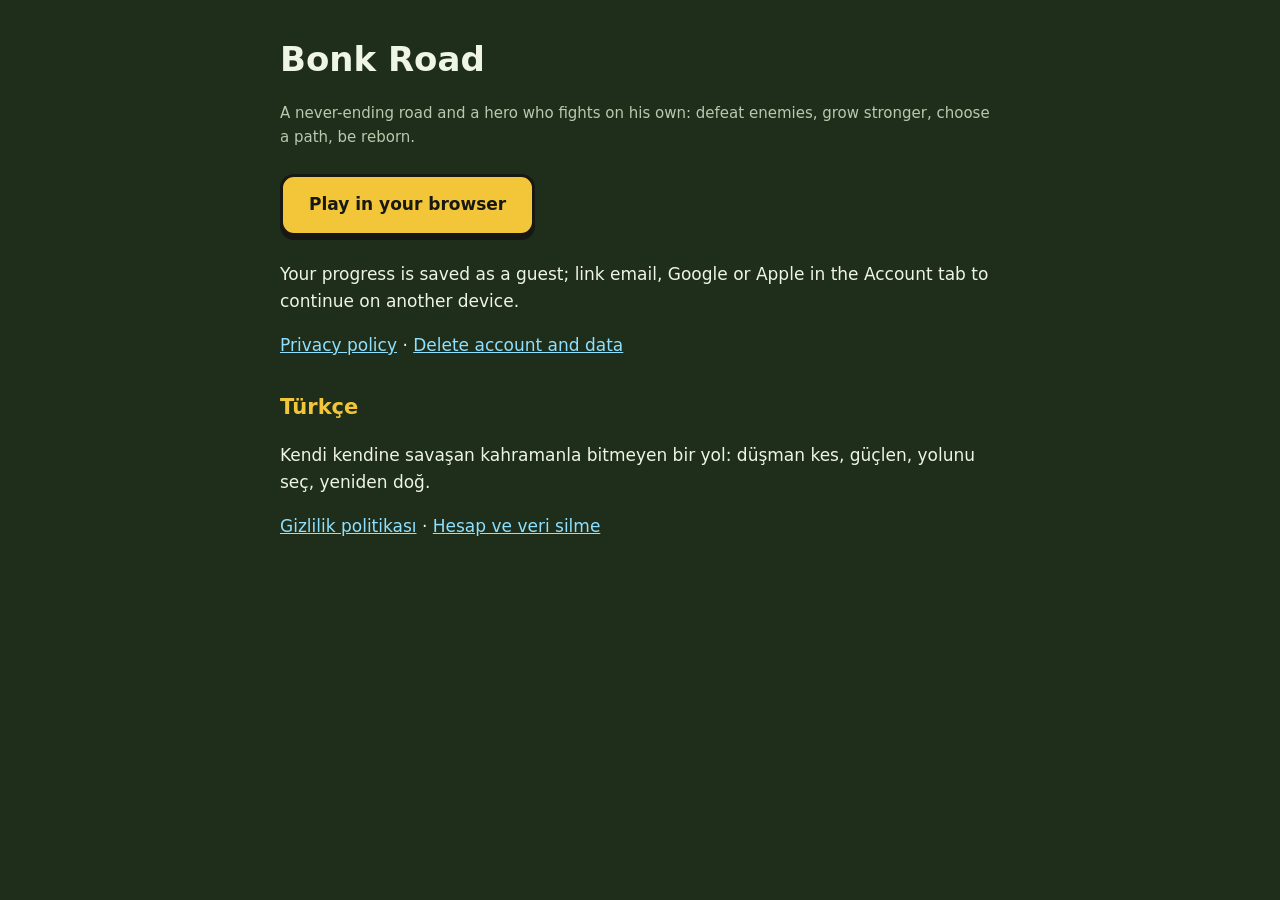
<file: index.html>
<!doctype html><html lang="en"><head><meta charset="utf-8"><meta name="viewport" content="width=device-width, initial-scale=1"><title>Bonk Road</title><link rel="stylesheet" href="stil.css"></head><body><main>
<h1>Bonk Road</h1>
<p class="muted">A never-ending road and a hero who fights on his own: defeat enemies, grow stronger, choose a path, be reborn.</p>
<p><a class="btn" href="oyna/">Play in your browser</a></p>
<p>Your progress is saved as a guest; link email, Google or Apple in the Account tab to continue on another device.</p>
<p><a href="privacy.html">Privacy policy</a> · <a href="delete-account.html">Delete account and data</a></p>
<h2>Türkçe</h2>
<p>Kendi kendine savaşan kahramanla bitmeyen bir yol: düşman kes, güçlen, yolunu seç, yeniden doğ.</p>
<p><a href="gizlilik.html">Gizlilik politikası</a> · <a href="hesap-silme.html">Hesap ve veri silme</a></p>
</main></body></html>
</file>
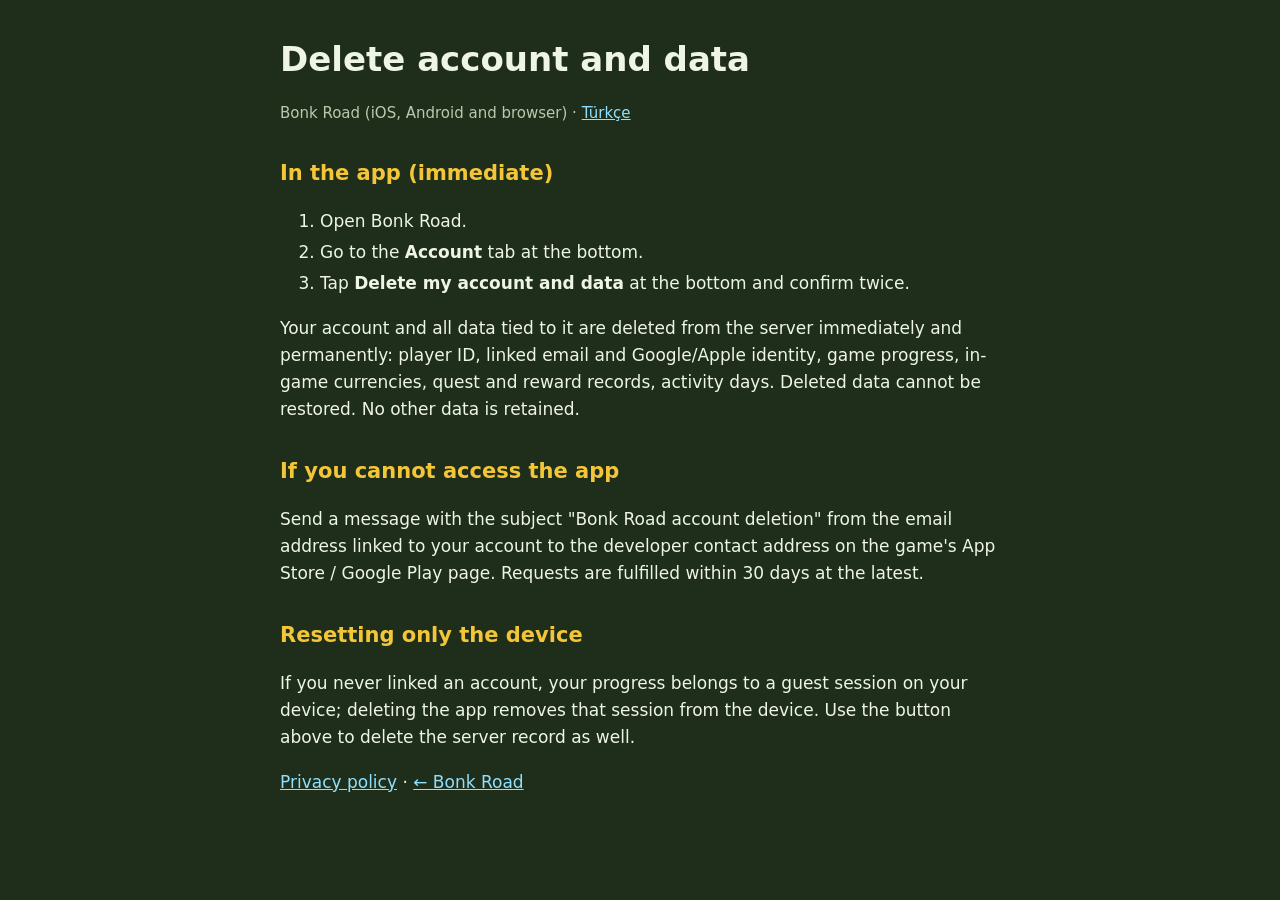
<file: delete-account.html>
<!doctype html><html lang="en"><head><meta charset="utf-8"><meta name="viewport" content="width=device-width, initial-scale=1"><title>Bonk Road · Delete Account and Data</title><link rel="stylesheet" href="stil.css"></head><body><main>
<h1>Delete account and data</h1>
<p class="muted">Bonk Road (iOS, Android and browser) · <a href="hesap-silme.html">Türkçe</a></p>
<h2>In the app (immediate)</h2>
<ol><li>Open Bonk Road.</li><li>Go to the <b>Account</b> tab at the bottom.</li><li>Tap <b>Delete my account and data</b> at the bottom and confirm twice.</li></ol>
<p>Your account and all data tied to it are deleted from the server immediately and permanently: player ID, linked email and Google/Apple identity, game progress, in-game currencies, quest and reward records, activity days. Deleted data cannot be restored. No other data is retained.</p>
<h2>If you cannot access the app</h2>
<p>Send a message with the subject "Bonk Road account deletion" from the email address linked to your account to the developer contact address on the game's App Store / Google Play page. Requests are fulfilled within 30 days at the latest.</p>
<h2>Resetting only the device</h2>
<p>If you never linked an account, your progress belongs to a guest session on your device; deleting the app removes that session from the device. Use the button above to delete the server record as well.</p>
<p><a href="privacy.html">Privacy policy</a> · <a href="./">← Bonk Road</a></p>
</main></body></html>
</file>
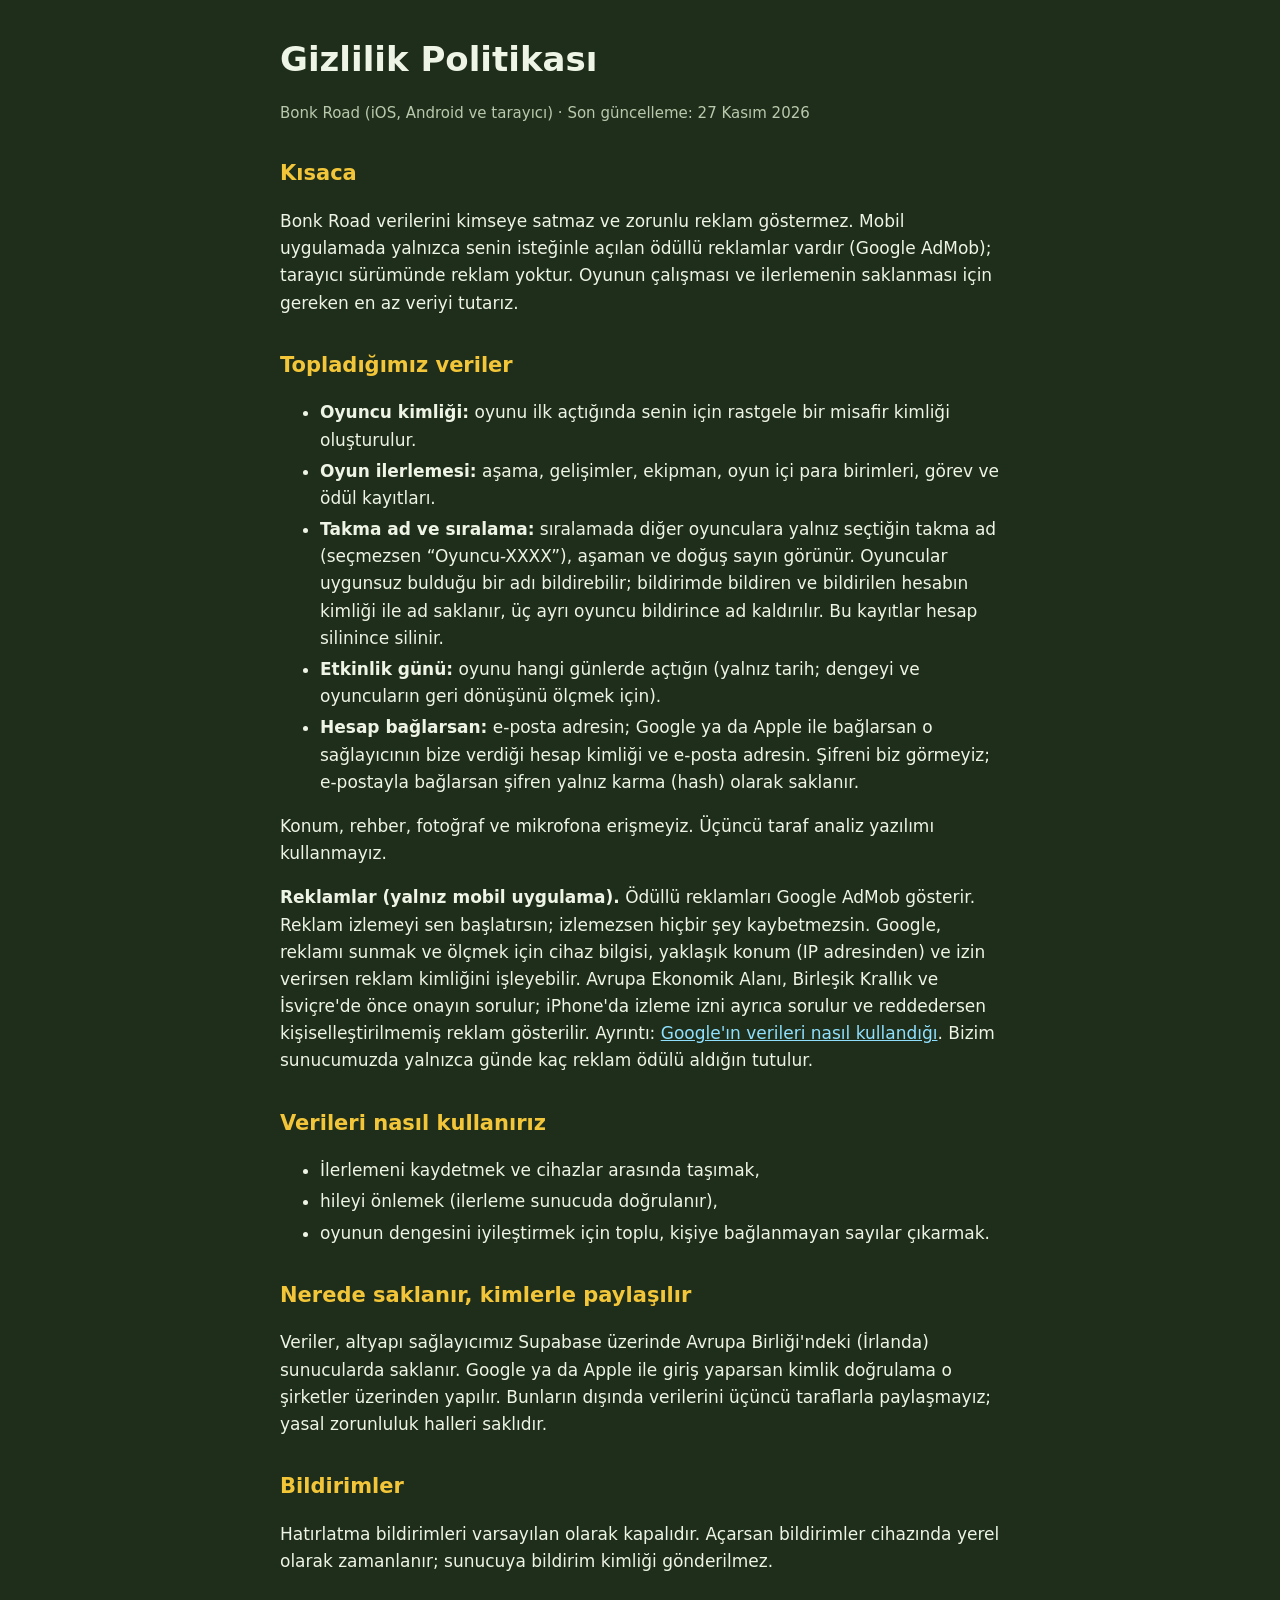
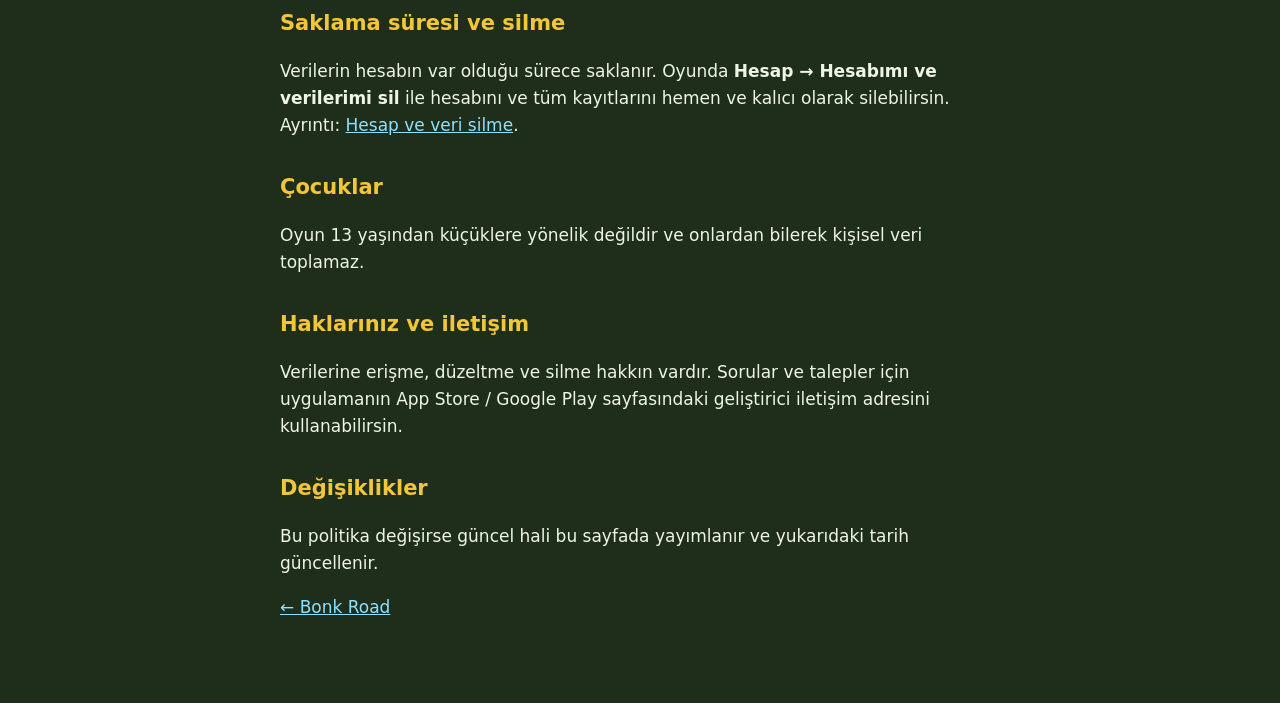
<file: gizlilik.html>
<!doctype html><html lang="tr"><head><meta charset="utf-8"><meta name="viewport" content="width=device-width, initial-scale=1"><title>Bonk Road · Gizlilik Politikası</title><link rel="stylesheet" href="stil.css"></head><body><main>
<h1>Gizlilik Politikası</h1>
<p class="muted">Bonk Road (iOS, Android ve tarayıcı) · Son güncelleme: 27 Kasım 2026</p>
<h2>Kısaca</h2>
<p>Bonk Road verilerini kimseye satmaz ve zorunlu reklam göstermez. Mobil uygulamada yalnızca senin isteğinle açılan ödüllü reklamlar vardır (Google AdMob); tarayıcı sürümünde reklam yoktur. Oyunun çalışması ve ilerlemenin saklanması için gereken en az veriyi tutarız.</p>
<h2>Topladığımız veriler</h2>
<ul>
<li><b>Oyuncu kimliği:</b> oyunu ilk açtığında senin için rastgele bir misafir kimliği oluşturulur.</li>
<li><b>Oyun ilerlemesi:</b> aşama, gelişimler, ekipman, oyun içi para birimleri, görev ve ödül kayıtları.</li>
<li><b>Takma ad ve sıralama:</b> sıralamada diğer oyunculara yalnız seçtiğin takma ad (seçmezsen “Oyuncu-XXXX”), aşaman ve doğuş sayın görünür. Oyuncular uygunsuz bulduğu bir adı bildirebilir; bildirimde bildiren ve bildirilen hesabın kimliği ile ad saklanır, üç ayrı oyuncu bildirince ad kaldırılır. Bu kayıtlar hesap silinince silinir.</li>
<li><b>Etkinlik günü:</b> oyunu hangi günlerde açtığın (yalnız tarih; dengeyi ve oyuncuların geri dönüşünü ölçmek için).</li>
<li><b>Hesap bağlarsan:</b> e-posta adresin; Google ya da Apple ile bağlarsan o sağlayıcının bize verdiği hesap kimliği ve e-posta adresin. Şifreni biz görmeyiz; e-postayla bağlarsan şifren yalnız karma (hash) olarak saklanır.</li>
</ul>
<p>Konum, rehber, fotoğraf ve mikrofona erişmeyiz. Üçüncü taraf analiz yazılımı kullanmayız.</p>
<p><strong>Reklamlar (yalnız mobil uygulama).</strong> Ödüllü reklamları Google AdMob gösterir. Reklam izlemeyi sen başlatırsın; izlemezsen hiçbir şey kaybetmezsin. Google, reklamı sunmak ve ölçmek için cihaz bilgisi, yaklaşık konum (IP adresinden) ve izin verirsen reklam kimliğini işleyebilir. Avrupa Ekonomik Alanı, Birleşik Krallık ve İsviçre'de önce onayın sorulur; iPhone'da izleme izni ayrıca sorulur ve reddedersen kişiselleştirilmemiş reklam gösterilir. Ayrıntı: <a href="https://policies.google.com/technologies/partner-sites">Google'ın verileri nasıl kullandığı</a>. Bizim sunucumuzda yalnızca günde kaç reklam ödülü aldığın tutulur.</p>
<h2>Verileri nasıl kullanırız</h2>
<ul><li>İlerlemeni kaydetmek ve cihazlar arasında taşımak,</li><li>hileyi önlemek (ilerleme sunucuda doğrulanır),</li><li>oyunun dengesini iyileştirmek için toplu, kişiye bağlanmayan sayılar çıkarmak.</li></ul>
<h2>Nerede saklanır, kimlerle paylaşılır</h2>
<p>Veriler, altyapı sağlayıcımız Supabase üzerinde Avrupa Birliği'ndeki (İrlanda) sunucularda saklanır. Google ya da Apple ile giriş yaparsan kimlik doğrulama o şirketler üzerinden yapılır. Bunların dışında verilerini üçüncü taraflarla paylaşmayız; yasal zorunluluk halleri saklıdır.</p>
<h2>Bildirimler</h2>
<p>Hatırlatma bildirimleri varsayılan olarak kapalıdır. Açarsan bildirimler cihazında yerel olarak zamanlanır; sunucuya bildirim kimliği gönderilmez.</p>
<h2>Saklama süresi ve silme</h2>
<p>Verilerin hesabın var olduğu sürece saklanır. Oyunda <b>Hesap → Hesabımı ve verilerimi sil</b> ile hesabını ve tüm kayıtlarını hemen ve kalıcı olarak silebilirsin. Ayrıntı: <a href="hesap-silme.html">Hesap ve veri silme</a>.</p>
<h2>Çocuklar</h2>
<p>Oyun 13 yaşından küçüklere yönelik değildir ve onlardan bilerek kişisel veri toplamaz.</p>
<h2>Haklarınız ve iletişim</h2>
<p>Verilerine erişme, düzeltme ve silme hakkın vardır. Sorular ve talepler için uygulamanın App Store / Google Play sayfasındaki geliştirici iletişim adresini kullanabilirsin.</p>
<h2>Değişiklikler</h2>
<p>Bu politika değişirse güncel hali bu sayfada yayımlanır ve yukarıdaki tarih güncellenir.</p>
<p><a href="./">← Bonk Road</a></p>
</main></body></html>
</file>
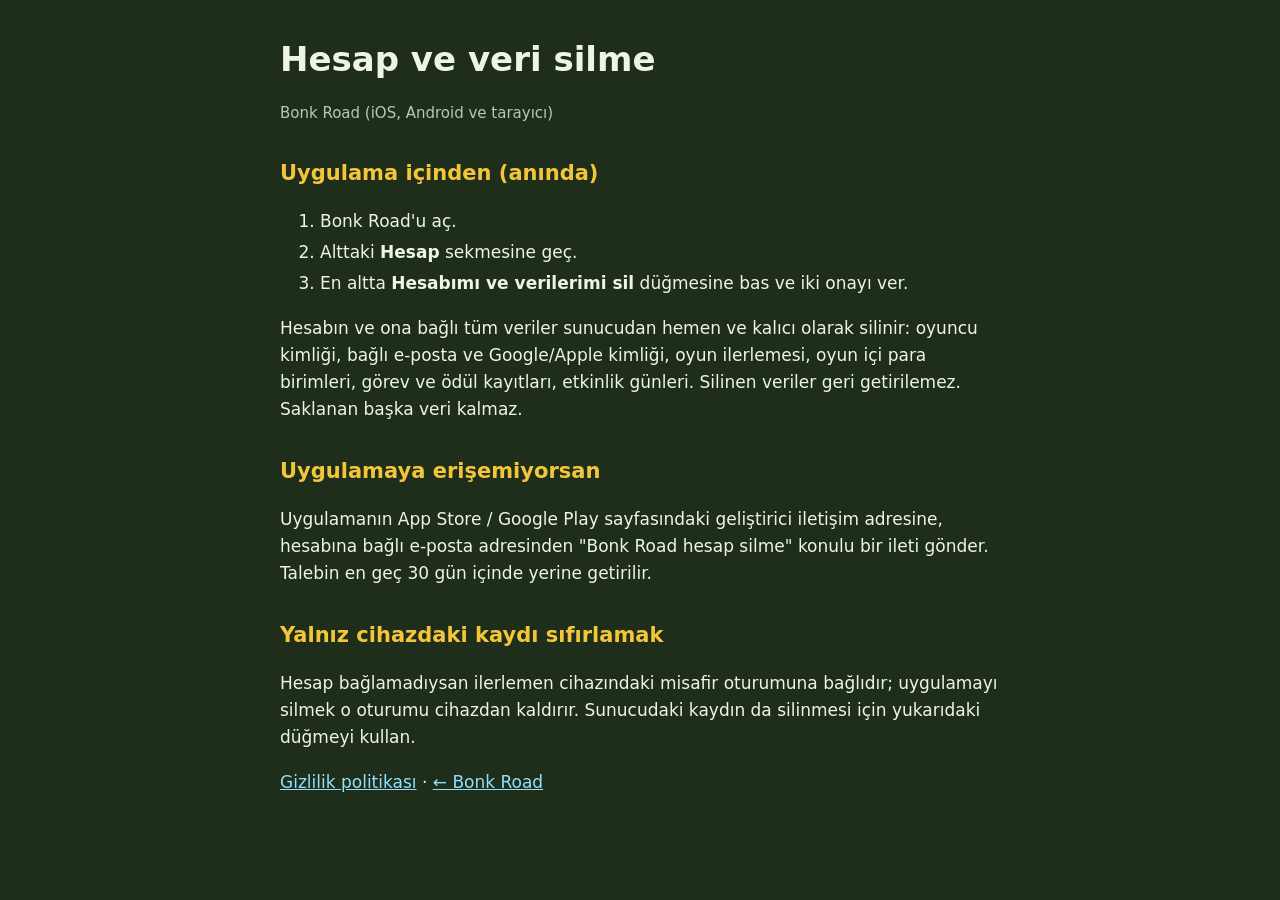
<file: hesap-silme.html>
<!doctype html><html lang="tr"><head><meta charset="utf-8"><meta name="viewport" content="width=device-width, initial-scale=1"><title>Bonk Road · Hesap ve Veri Silme</title><link rel="stylesheet" href="stil.css"></head><body><main>
<h1>Hesap ve veri silme</h1>
<p class="muted">Bonk Road (iOS, Android ve tarayıcı)</p>
<h2>Uygulama içinden (anında)</h2>
<ol><li>Bonk Road'u aç.</li><li>Alttaki <b>Hesap</b> sekmesine geç.</li><li>En altta <b>Hesabımı ve verilerimi sil</b> düğmesine bas ve iki onayı ver.</li></ol>
<p>Hesabın ve ona bağlı tüm veriler sunucudan hemen ve kalıcı olarak silinir: oyuncu kimliği, bağlı e-posta ve Google/Apple kimliği, oyun ilerlemesi, oyun içi para birimleri, görev ve ödül kayıtları, etkinlik günleri. Silinen veriler geri getirilemez. Saklanan başka veri kalmaz.</p>
<h2>Uygulamaya erişemiyorsan</h2>
<p>Uygulamanın App Store / Google Play sayfasındaki geliştirici iletişim adresine, hesabına bağlı e-posta adresinden "Bonk Road hesap silme" konulu bir ileti gönder. Talebin en geç 30 gün içinde yerine getirilir.</p>
<h2>Yalnız cihazdaki kaydı sıfırlamak</h2>
<p>Hesap bağlamadıysan ilerlemen cihazındaki misafir oturumuna bağlıdır; uygulamayı silmek o oturumu cihazdan kaldırır. Sunucudaki kaydın da silinmesi için yukarıdaki düğmeyi kullan.</p>
<p><a href="gizlilik.html">Gizlilik politikası</a> · <a href="./">← Bonk Road</a></p>
</main></body></html>
</file>
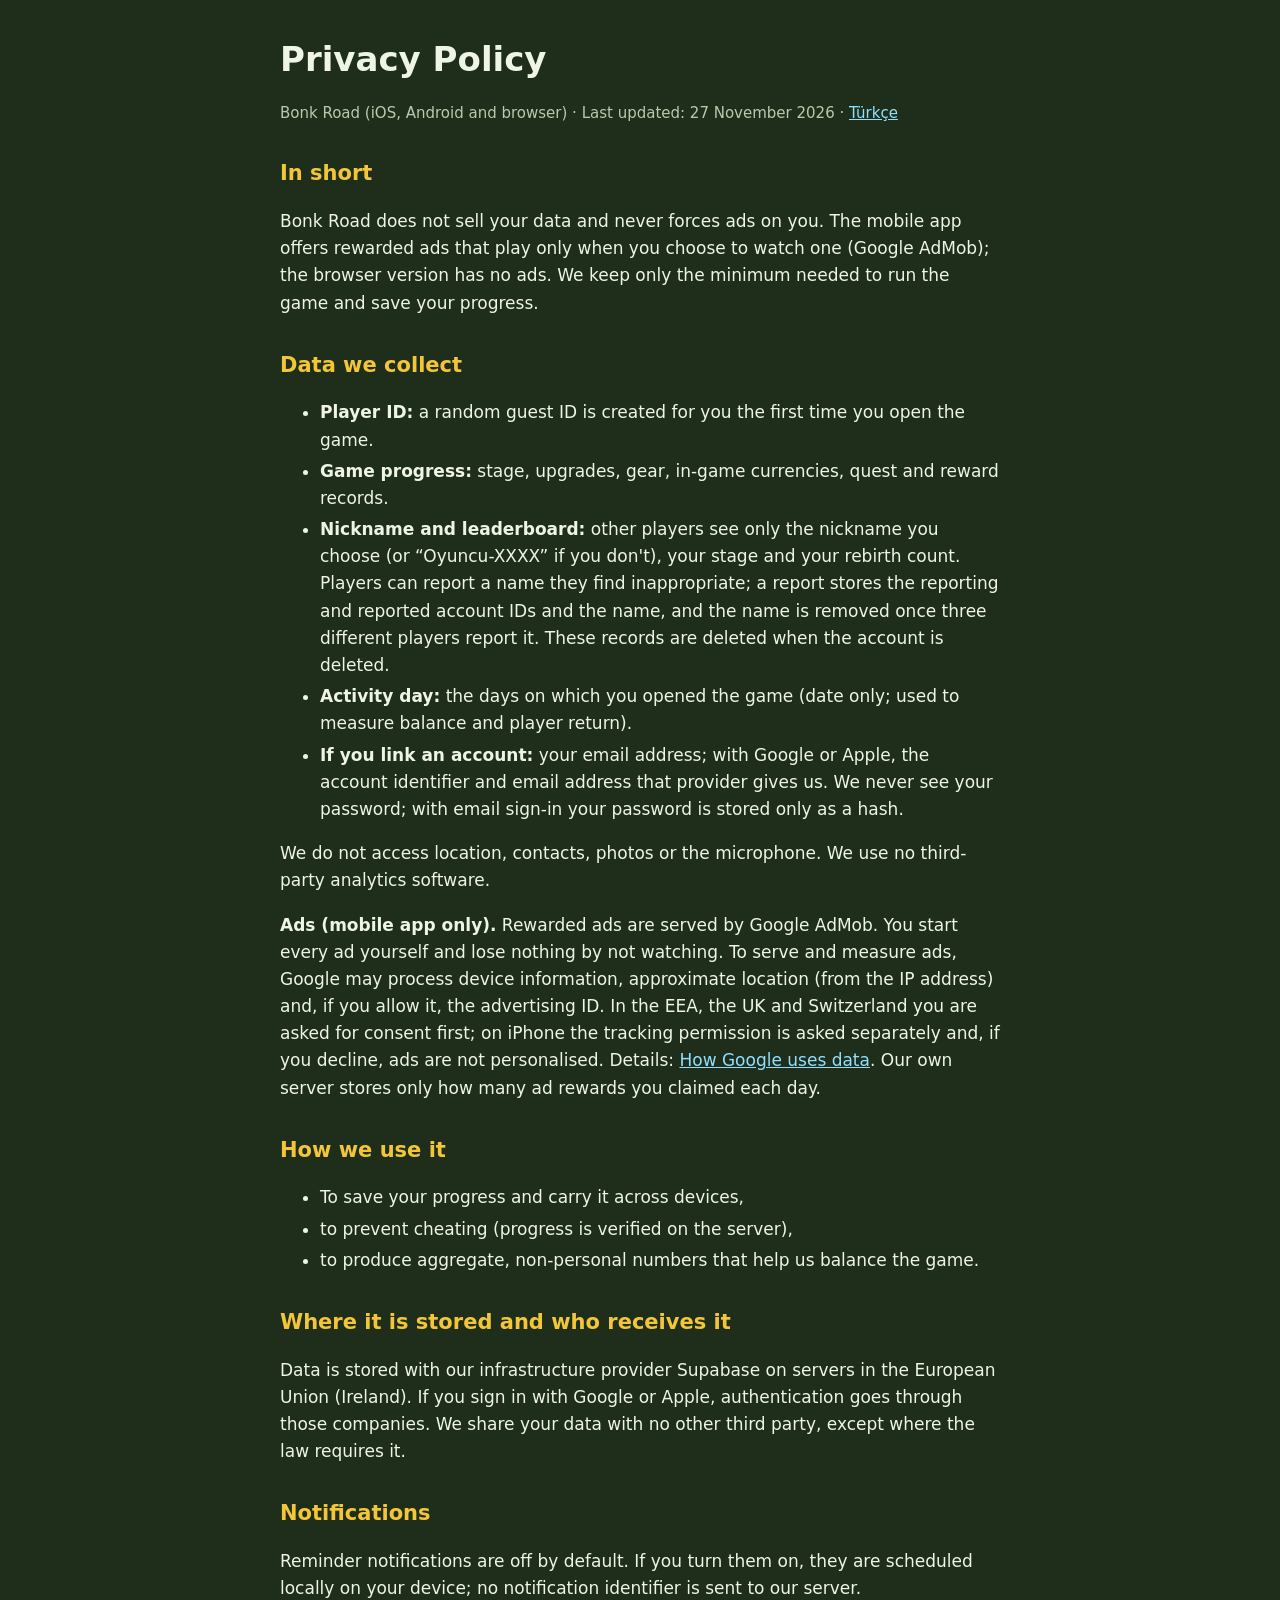
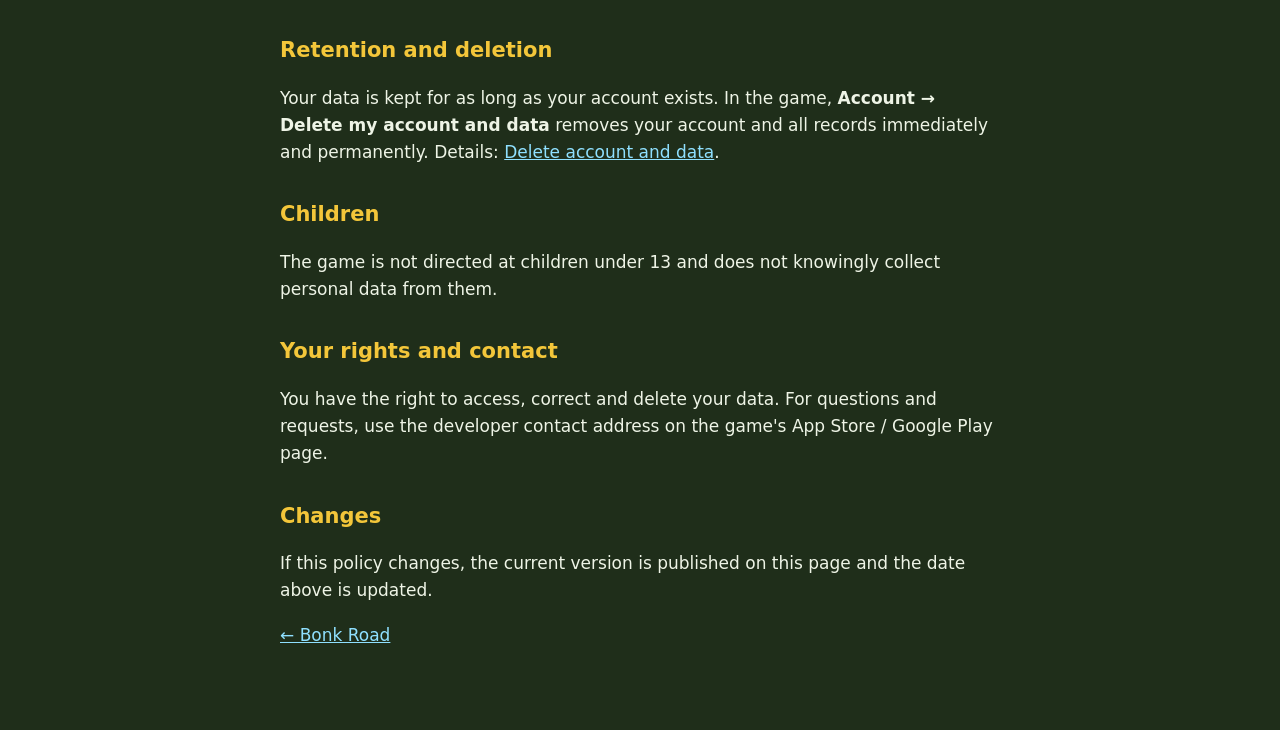
<file: privacy.html>
<!doctype html><html lang="en"><head><meta charset="utf-8"><meta name="viewport" content="width=device-width, initial-scale=1"><title>Bonk Road · Privacy Policy</title><link rel="stylesheet" href="stil.css"></head><body><main>
<h1>Privacy Policy</h1>
<p class="muted">Bonk Road (iOS, Android and browser) · Last updated: 27 November 2026 · <a href="gizlilik.html">Türkçe</a></p>
<h2>In short</h2>
<p>Bonk Road does not sell your data and never forces ads on you. The mobile app offers rewarded ads that play only when you choose to watch one (Google AdMob); the browser version has no ads. We keep only the minimum needed to run the game and save your progress.</p>
<h2>Data we collect</h2>
<ul>
<li><b>Player ID:</b> a random guest ID is created for you the first time you open the game.</li>
<li><b>Game progress:</b> stage, upgrades, gear, in-game currencies, quest and reward records.</li>
<li><b>Nickname and leaderboard:</b> other players see only the nickname you choose (or “Oyuncu-XXXX” if you don't), your stage and your rebirth count. Players can report a name they find inappropriate; a report stores the reporting and reported account IDs and the name, and the name is removed once three different players report it. These records are deleted when the account is deleted.</li>
<li><b>Activity day:</b> the days on which you opened the game (date only; used to measure balance and player return).</li>
<li><b>If you link an account:</b> your email address; with Google or Apple, the account identifier and email address that provider gives us. We never see your password; with email sign-in your password is stored only as a hash.</li>
</ul>
<p>We do not access location, contacts, photos or the microphone. We use no third-party analytics software.</p>
<p><strong>Ads (mobile app only).</strong> Rewarded ads are served by Google AdMob. You start every ad yourself and lose nothing by not watching. To serve and measure ads, Google may process device information, approximate location (from the IP address) and, if you allow it, the advertising ID. In the EEA, the UK and Switzerland you are asked for consent first; on iPhone the tracking permission is asked separately and, if you decline, ads are not personalised. Details: <a href="https://policies.google.com/technologies/partner-sites">How Google uses data</a>. Our own server stores only how many ad rewards you claimed each day.</p>
<h2>How we use it</h2>
<ul><li>To save your progress and carry it across devices,</li><li>to prevent cheating (progress is verified on the server),</li><li>to produce aggregate, non-personal numbers that help us balance the game.</li></ul>
<h2>Where it is stored and who receives it</h2>
<p>Data is stored with our infrastructure provider Supabase on servers in the European Union (Ireland). If you sign in with Google or Apple, authentication goes through those companies. We share your data with no other third party, except where the law requires it.</p>
<h2>Notifications</h2>
<p>Reminder notifications are off by default. If you turn them on, they are scheduled locally on your device; no notification identifier is sent to our server.</p>
<h2>Retention and deletion</h2>
<p>Your data is kept for as long as your account exists. In the game, <b>Account → Delete my account and data</b> removes your account and all records immediately and permanently. Details: <a href="delete-account.html">Delete account and data</a>.</p>
<h2>Children</h2>
<p>The game is not directed at children under 13 and does not knowingly collect personal data from them.</p>
<h2>Your rights and contact</h2>
<p>You have the right to access, correct and delete your data. For questions and requests, use the developer contact address on the game's App Store / Google Play page.</p>
<h2>Changes</h2>
<p>If this policy changes, the current version is published on this page and the date above is updated.</p>
<p><a href="./">← Bonk Road</a></p>
</main></body></html>
</file>
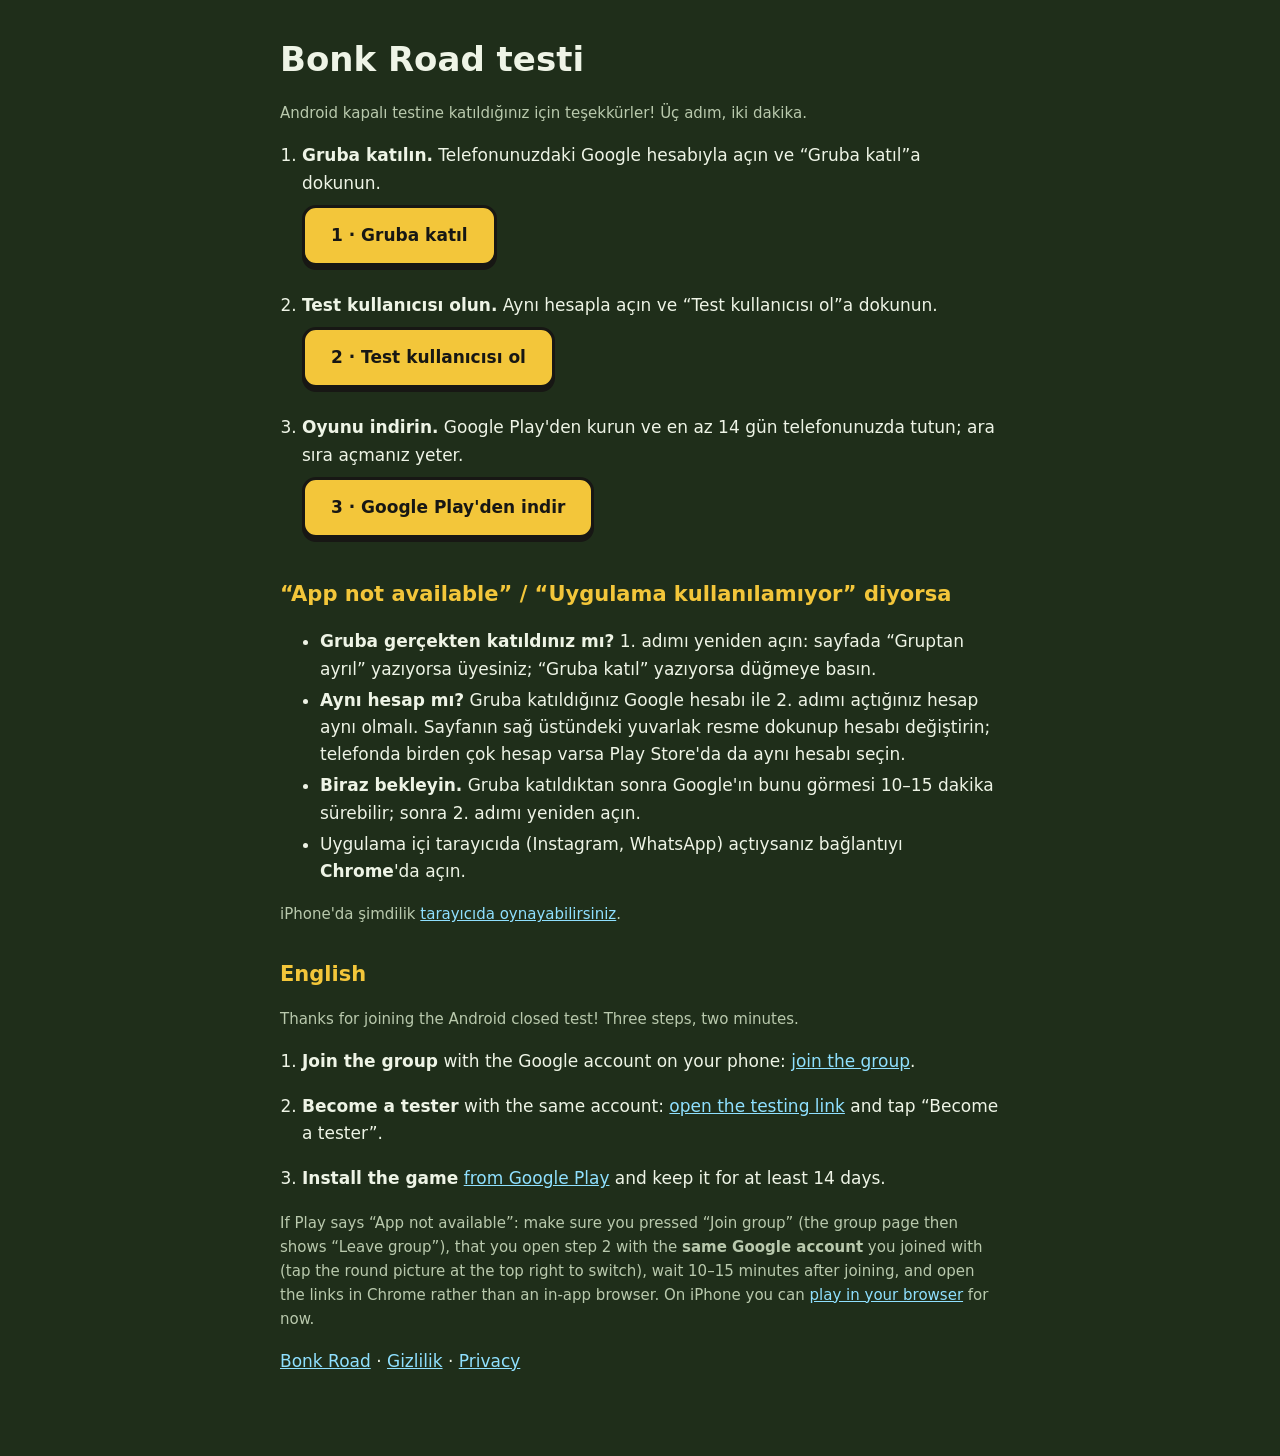
<file: test.html>
<!doctype html><html lang="tr"><head><meta charset="utf-8"><meta name="viewport" content="width=device-width, initial-scale=1"><title>Bonk Road testi</title><meta name="description" content="Bonk Road Android kapalı testine katılın: gruba katıl, test kullanıcısı ol, oyunu indir."><link rel="stylesheet" href="stil.css"></head><body><main>
<h1>Bonk Road testi</h1>
<p class="muted">Android kapalı testine katıldığınız için teşekkürler! Üç adım, iki dakika.</p>
<ol class="steps">
<li><b>Gruba katılın.</b> Telefonunuzdaki Google hesabıyla açın ve “Gruba katıl”a dokunun.<br><a class="btn" href="https://groups.google.com/g/bonk-road-testers">1 · Gruba katıl</a></li>
<li><b>Test kullanıcısı olun.</b> Aynı hesapla açın ve “Test kullanıcısı ol”a dokunun.<br><a class="btn" href="https://play.google.com/apps/testing/com.velikesgin.yolkiran">2 · Test kullanıcısı ol</a></li>
<li><b>Oyunu indirin.</b> Google Play'den kurun ve en az 14 gün telefonunuzda tutun; ara sıra açmanız yeter.<br><a class="btn" href="https://play.google.com/store/apps/details?id=com.velikesgin.yolkiran">3 · Google Play'den indir</a></li>
</ol>
<h2>“App not available” / “Uygulama kullanılamıyor” diyorsa</h2>
<ul>
<li><b>Gruba gerçekten katıldınız mı?</b> 1. adımı yeniden açın: sayfada “Gruptan ayrıl” yazıyorsa üyesiniz; “Gruba katıl” yazıyorsa düğmeye basın.</li>
<li><b>Aynı hesap mı?</b> Gruba katıldığınız Google hesabı ile 2. adımı açtığınız hesap aynı olmalı. Sayfanın sağ üstündeki yuvarlak resme dokunup hesabı değiştirin; telefonda birden çok hesap varsa Play Store'da da aynı hesabı seçin.</li>
<li><b>Biraz bekleyin.</b> Gruba katıldıktan sonra Google'ın bunu görmesi 10–15 dakika sürebilir; sonra 2. adımı yeniden açın.</li>
<li>Uygulama içi tarayıcıda (Instagram, WhatsApp) açtıysanız bağlantıyı <b>Chrome</b>'da açın.</li>
</ul>
<p class="muted">iPhone'da şimdilik <a href="oyna/">tarayıcıda oynayabilirsiniz</a>.</p>
<h2>English</h2>
<p class="muted">Thanks for joining the Android closed test! Three steps, two minutes.</p>
<ol class="steps">
<li><b>Join the group</b> with the Google account on your phone: <a href="https://groups.google.com/g/bonk-road-testers">join the group</a>.</li>
<li><b>Become a tester</b> with the same account: <a href="https://play.google.com/apps/testing/com.velikesgin.yolkiran">open the testing link</a> and tap “Become a tester”.</li>
<li><b>Install the game</b> <a href="https://play.google.com/store/apps/details?id=com.velikesgin.yolkiran">from Google Play</a> and keep it for at least 14 days.</li>
</ol>
<p class="muted">If Play says “App not available”: make sure you pressed “Join group” (the group page then shows “Leave group”), that you open step 2 with the <b>same Google account</b> you joined with (tap the round picture at the top right to switch), wait 10–15 minutes after joining, and open the links in Chrome rather than an in-app browser. On iPhone you can <a href="oyna/">play in your browser</a> for now.</p>
<p><a href="index.html">Bonk Road</a> · <a href="gizlilik.html">Gizlilik</a> · <a href="privacy.html">Privacy</a></p>
</main></body></html>
</file>
<file: stil.css>
:root { color-scheme: dark; }
body { margin: 0; background: #1f2e1a; color: #eef4e6; font: 17px/1.6 ui-rounded, system-ui, -apple-system, 'Segoe UI', Roboto, sans-serif; }
main { max-width: 720px; margin: 0 auto; padding: 32px 20px 64px; }
h1 { font-size: 34px; margin: 0 0 4px; } h2 { font-size: 21px; margin: 32px 0 6px; color: #f3c63a; }
a { color: #8fe0ff; } .muted { color: #b9c9ad; font-size: 15px; }
.btn { display: inline-block; background: #f3c63a; color: #171714; font-weight: 900; text-decoration: none; padding: 14px 26px; border-radius: 14px; border: 3px solid #171714; box-shadow: 0 4px 0 #171714; margin: 8px 8px 8px 0; }
li { margin: 4px 0; }
.steps { padding-left: 22px; } .steps li { margin: 0 0 18px; }
</file>
